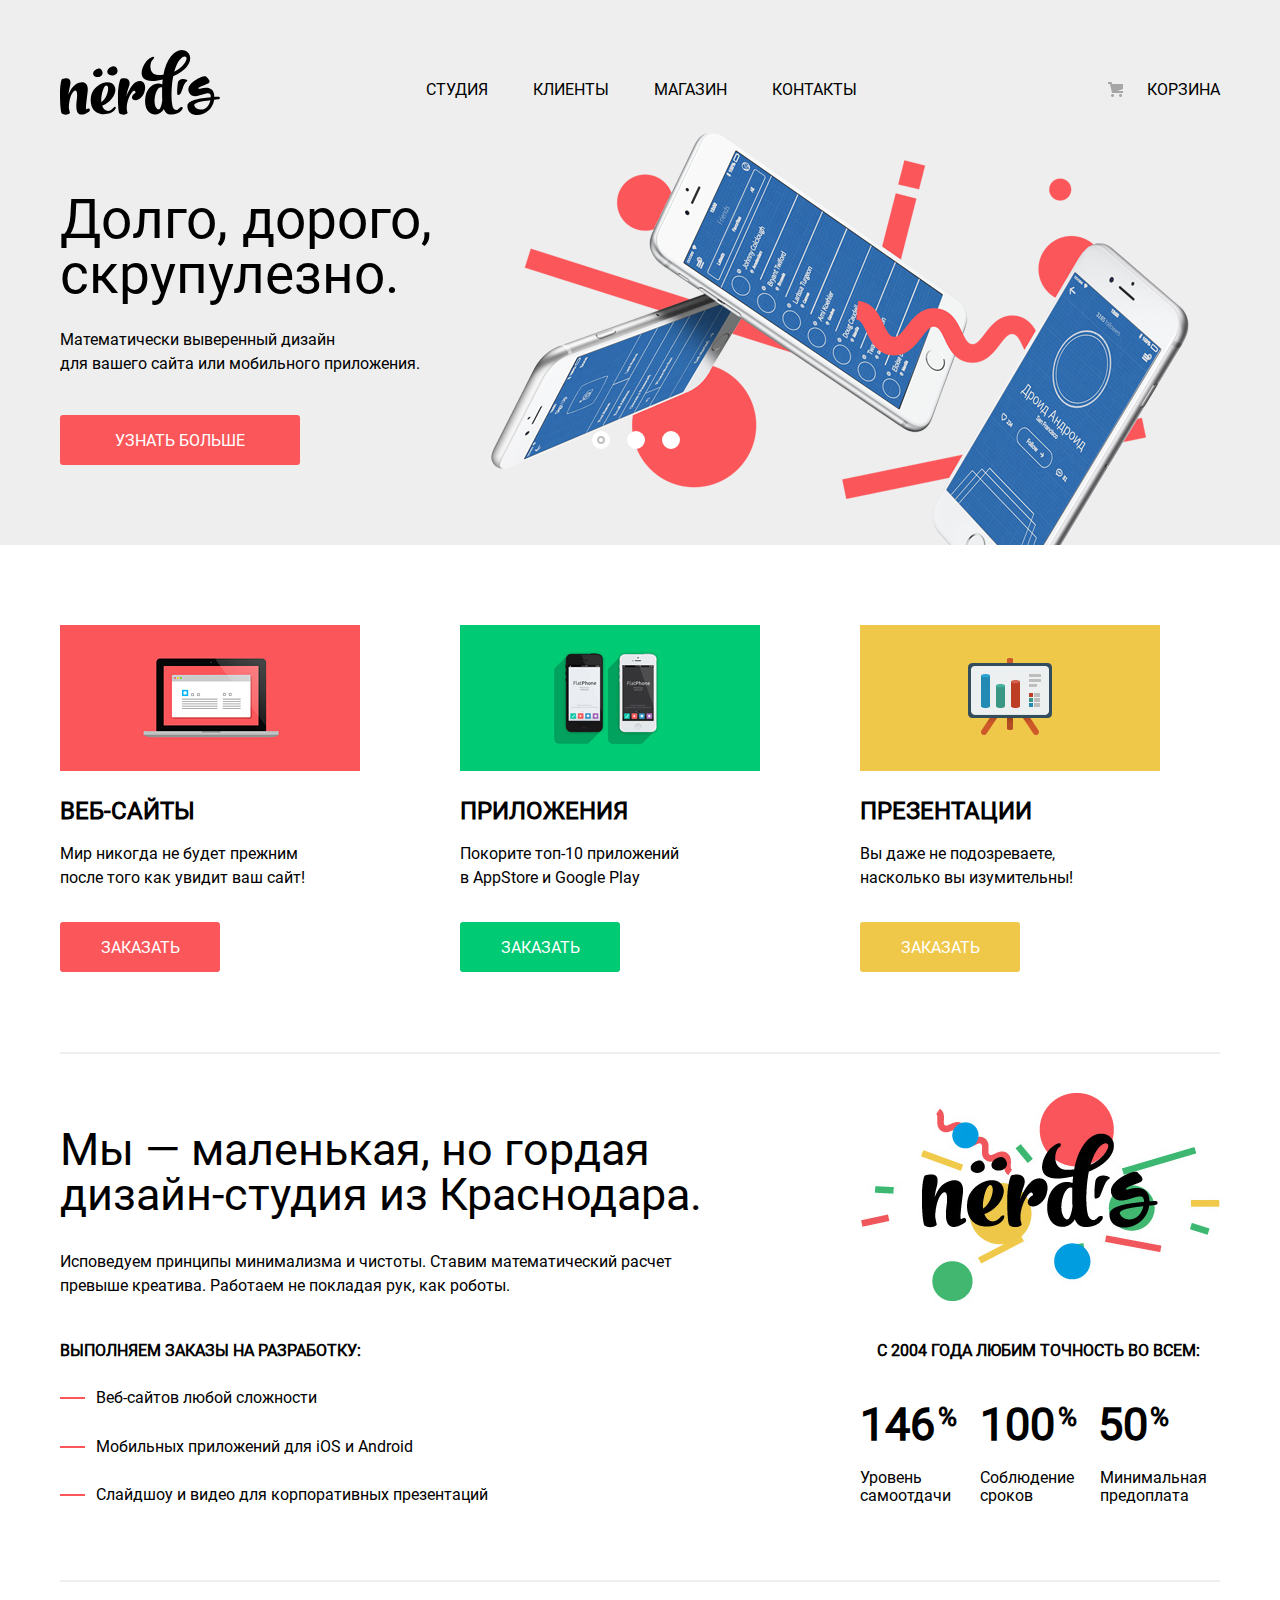
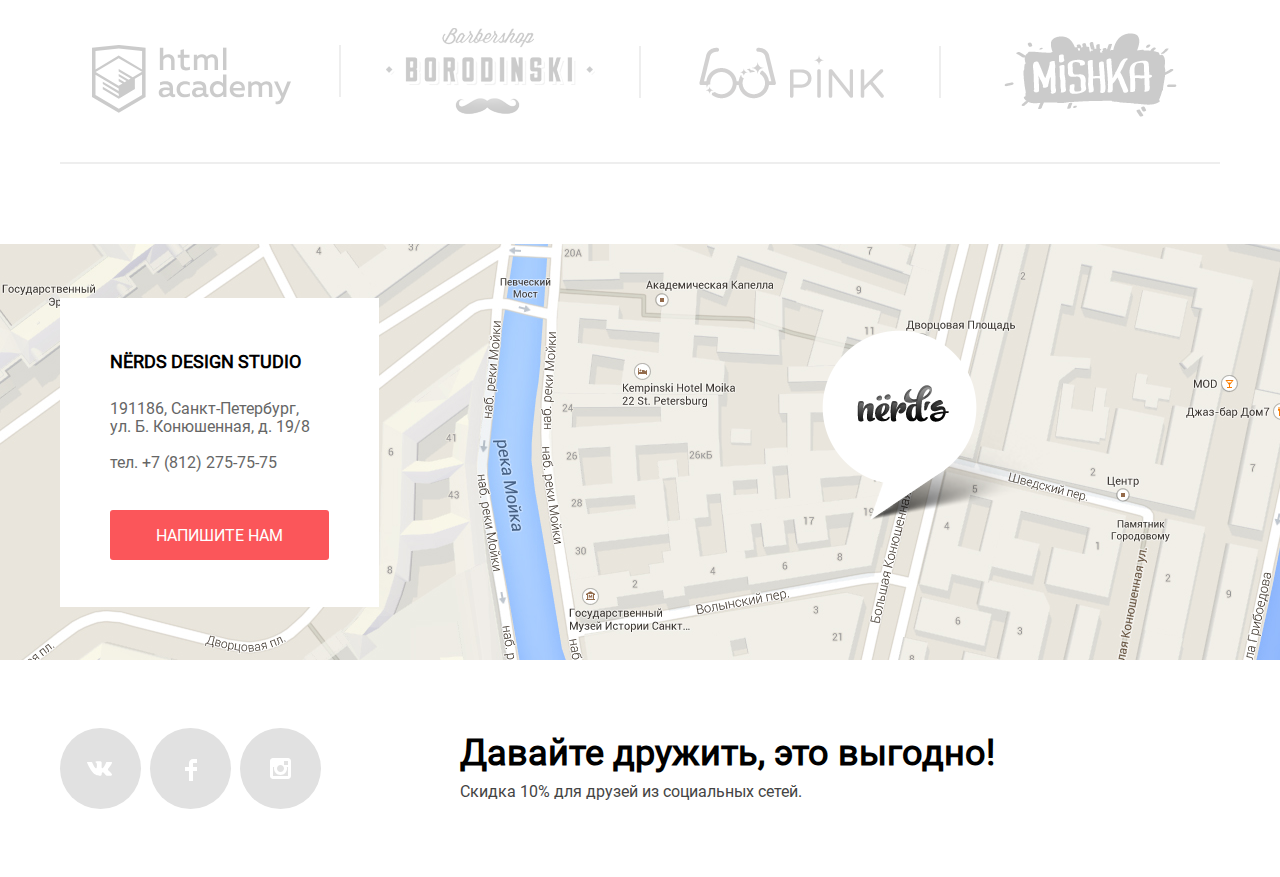
<file: index.html>
<!DOCTYPE html>
<html lang="ru" class="page">
  <head>
    <meta charset="utf-8">
    <title>HTML Academy: Нёрдс</title>
    <link href="css/normalize.min.css" rel="stylesheet">
    <link href="css/style.min.css" rel="stylesheet">
  </head>
  <body class="page-body">

    <header class="header">
      <div class="header-container">
          <a href="index.html" class="main-logo">
            <img src="img/nerds-logo.svg" width="160" height="49" alt="Логотип - Нёрдс">
          </a>
          <nav class="navigation">
            <ul class="navigation-list">
              <li class="navigation-item">
                <a class="nav-link" href="#">Студия</a>
              </li>
              <li class="navigation-item">
                <a class="nav-link" href="#">Клиенты</a>
              </li>
              <li class="navigation-item">
                <a class="nav-link" href="catalog.html">Магазин</a>
              </li>
              <li class="navigation-item">
                <a class="nav-link" href="#">Контакты</a>
              </li>
            </ul>
          </nav>
          <a class="nav-link cart" href="#">Корзина</a>
        </div>
    </header>
    <main class="main">
      <section class="slider">
        <h1 class="visually-hidden">Слайдер с преимуществами компании</h1>
        <div class="slider-container">
          <ul class="slide-list ">
            <li class="slide-item slide-first slide-item-show">
              <div class="slide-information">
                <h2 class="slide-title">
                  Долго, дорого,<br>скрупулезно.
                </h2>
                <p class="slide-description">
                  Математически выверенный дизайн<br>для вашего сайта или мобильного приложения.
                </p>
                <a href="#" class="slide-button button">Узнать больше</a>
              </div>
            </li>
            <li class="slide-item slide-second">
              <div class="slide-information">
                <h2 class="slide-title">
                  Любим математику<br>как никто другой
                </h2>
                <p class="slide-description">
                  Никакого креатива, только математические формулы<br>для расчета идеальных пропорций
                </p>
                <a href="#" class="slide-button button">Узнать больше</a>
              </div>
            </li>
            <li class="slide-item slide-third">
              <div class="slide-information">
                <h2 class="slide-title">
                  Только ночь,<br>только хардкор
                </h2>
                <p class="slide-description">
                  Работать днем, как все? Мы против этого.<br>Ближе к полуночи работа только начинается.
                </p>
                <a href="#" class="slide-button button">Узнать больше</a>
              </div>
            </li>
          </ul>
          <div class="slider-controls">
            <button class=" slider-button current-button" onclick="currentSlide(1)" type="button" aria-label="Первый слайд">
            </button>
            <button class=" slider-button" onclick="currentSlide(2)" type="button" aria-label="Второй слайд">
            </button>
            <button class=" slider-button" onclick="currentSlide(3)" type="button" aria-label="Третий слайд">
            </button>
          </div>
        </div>
      </section>
        <section class="products">
          <h2 class="visually-hidden">Предлагаемая продукция</h2>
          <ul class="products-list">
            <li class="product-item product-website">
              <h3 class="product-title">Веб-сайты</h3>
              <p class="product-description">
                Мир никогда не будет прежним<br>после того как увидит ваш сайт!
              </p>
              <a href="#" class="product-button product-button-red button">Заказать</a>
            </li>
            <li class="product-item product-app">
              <h3 class="product-title">Приложения</h3>
              <p class="product-description">
                Покорите топ-10 приложений<br>в AppStore и Google Play
              </p>
              <a href="#" class="product-button product-button-green">Заказать</a>
            </li>
            <li class="product-item product-presentation">
              <h3 class="product-title">Презентации</h3>
              <p class="product-description">
                Вы даже не подозреваете,<br>насколько вы изумительны!
              </p>
              <a href="#" class="product-button product-button-yellow">Заказать</a>
            </li>
          </ul>
        </section>
        <section class="about-us">
          <div class="about-us-left-wrapper">
            <h2 class="about-us-title">Мы — маленькая, но гордая<br>дизайн-студия из Краснодара.</h2>
            <p class="about-us-description">Исповедуем принципы минимализма и чистоты. Ставим математический расчет<br>превыше креатива. Работаем не покладая рук, как роботы.</p>
            <p class="about-us-work-title">Выполняем заказы на разработку:</p>
            <ul class="about-us-work-list">
              <li class="about-us-work-item">Веб-сайтов любой сложности</li>
              <li class="about-us-work-item">Мобильных приложений для iOS и Android</li>
              <li class="about-us-work-item">Слайдшоу и видео для корпоративных презентаций</li>
            </ul>
          </div>
          <div class="about-us-right-wrapper">
            <img class="about-us-img" width="360" height="208" src="img/nerds-about-us.png" alt="Логотип дизайн-студии Нёрдс">
            <p class="about-us-info-title">с 2004 года Любим точность во всем:</p>
            <table class="table-parameters">
              <tbody class="table">
                <tr class="table-header">
                  <th class="table-header-item">Уровень самоотдачи</th>
                  <th class="table-header-item">Соблюдение сроков</th>
                  <th class="table-header-item">Минимальная предоплата</th>
                </tr>
                <tr class="table-cell">
                  <td class="table-cell-item">146<sup>%</sup></td>
                  <td class="table-cell-item">100<sup>%</sup></td>
                  <td class="table-cell-item">50<sup>%</sup></td>
                </tr>
              </tbody>
            </table>
          </div>
        </section>
        <section class="partners">
          <h2 class="visually-hidden">Партнеры</h2>
          <ul class="partners-list">
            <li class="partners-item partner-htmlacademy">
              <a href="https://htmlacademy.ru/intensive/htmlcss">
              <img class="partner-img" width="199" height="68" src="img/brand-1.svg" alt="Логотип партнера - HTML Academy">
            </a>
            </li>
            <li class="partners-item partner-barbershop">
              <a href="#">
                <img class="partner-img" width="209" height="90" src="img/brand-2.png" alt="Логотип партнера - Barbershop Borodinski">
              </a>
            </li>
            <li class="partners-item partner-pink">
              <a href="#">
                <img class="partner-img" width="185" height="52" src="img/brand-3.png" alt="Логотип партнера - Pink">
              </a>
            </li>
            <li class="partners-item partner-mishka">
              <a href="#">
                <img class="partner-img" width="173" height="84" src="img/brand-4.png" alt="Логотип партнера - Mishka">
              </a>
            </li>
          </ul>
        </section>
    </main>
    <footer class="page-footer">
      <section class="map">
        <h2 class="visually-hidden">Как до нас добраться</h2>
        <iframe src="https://www.google.com/maps/embed?pb=!1m18!1m12!1m3!1d1998.5991043651586!2d30.320894616097!3d59.938794181876254!2m3!1f0!2f0!3f0!3m2!1i1024!2i768!4f13.1!3m3!1m2!1s0x4696310fca5ba729%3A0xea9c53d4493c879f!2z0JHQvtC70YzRiNCw0Y8g0JrQvtC90Y7RiNC10L3QvdCw0Y8g0YPQuy4sIDE5LCDQodCw0L3QutGCLdCf0LXRgtC10YDQsdGD0YDQsywgMTkxMTg2!5e0!3m2!1sru!2sru!4v1604651654065!5m2!1sru!2sru" width="600" height="450" frameborder="0" style="border:0;" allowfullscreen="" aria-hidden="false" tabindex="0"></iframe>
        <div class="nerds-info-container">
          <section class="nerds-info">
            <h2 class="nerds-info-title">NЁRDS DESIGN STUDIO</h2>
            <address class="address">191186, Санкт-Петербург, ул. Б. Конюшенная, д. 19/8</address>
            <a class="telephone" href="tel:+78122757575">тел. +7 (812) 275-75-75</a>
            <a href="write-us.html" class="write-us-button button">Напишите нам</a>
          </section>
        </div>
      </section>
      <section class="footer-contacts">
        <h3 class="visually-hidden">Социальные сети</h3>
        <ul class="social-list">
          <li class="social-item"><a class="soc-link" href="#"><img class="vk" width="26" height="15" src="img/vk-icon.svg" alt="vk-icon"></a></li>
          <li class="social-item"><a class="soc-link" href="#"><img class="facebook" width="12" height="22" src="img/fb-icon.svg" alt="facebook-icon"></a></li>
          <li class="social-item"><a class="soc-link" href="#"><img class="inst" width="21" height="21" src="img/insta-icon.svg" alt="instagram-icon"></a></li>
        </ul>
        <div class="info-wrapper">
          <p class="footer-contacts-title">Давайте дружить, это выгодно!</p>
          <p class="footer-contacts-sale">Скидка 10% для друзей из социальных сетей.</p>
        </div>
      </section>
    </footer>
    <section class="modal-write-us">
      <h2 class="modal-title">Напишите нам</h2>
      <form class="write-us-form" action="https://echo.htmlacademy.ru" method="post" target="_blank">
        <div class="form-input-wrapper">
          <div class="wrapper-column">
            <label class="write-us-label" for="write-us-name">Ваше имя:</label>
            <input type="text" class="write-us-input" name="name" id="write-us-name" placeholder="Имя Фамилия">
          </div>
          <div class="wrapper-column">
            <label class="write-us-label" for="write-us-email">Ваш email:</label>
            <input type="email" class="write-us-input" name="email" id="write-us-email" placeholder="email@example.com">
          </div>
        </div>
        <div class="wrapper-column wrapper-textarea">
          <label class="write-us-label" for="write-us-text">Текст письма:</label>
          <textarea class="write-us-textarea" name="text" id="write-us-text" placeholder="В свободной форме"></textarea>
        </div>
        <button type="submit" class="button" aria-label="Кнопка отправки формы обратной связи">Отправить</button>
      </form>
      <button type="button" class="modal-close close-write-us" aria-label="Закрыть"></button>
    </section>
    <script src="js/main.min.js"></script>
  </body>
</html>
</file>
<file: css/style.min.css>
@-webkit-keyframes bounce{0%{transform:translateY(-2000px)}70%{transform:translateY(30px)}90%{transform:translateY(-10px)}to{transform:translateY(0)}}@keyframes bounce{0%{transform:translateY(-2000px)}70%{transform:translateY(30px)}90%{transform:translateY(-10px)}to{transform:translateY(0)}}@-webkit-keyframes shake{0%,to{transform:translateX(0)}10%,30%,50%,70%,90%{transform:translateX(-10px)}20%,40%,60%,80%{transform:translateX(10px)}}@keyframes shake{0%,to{transform:translateX(0)}10%,30%,50%,70%,90%{transform:translateX(-10px)}20%,40%,60%,80%{transform:translateX(10px)}}@font-face{font-style:normal;font-weight:300;font-family:"Roboto";src:url(../fonts/roboto.woff2);src:local("roboto"),local("roboto"),url(../fonts/roboto.woff2) format("woff2"),url(../fonts/roboto.woff) format("woff")}:root{--basic-black: #000000;--basic-dark: #666666;--basic-green: #00ca74;--basic-grey: #eeeeee;--basic-grey-dark: #4d4d4d;--basic-red: #fb565a;--basic-white: #ffffff;--basic-yellow: #efc84a;--green-active: #00aa62;--green-hover: #00bc6c;--grey-active: #d5d5d5;--grey-hover: #dfdfdf;--red-active: #d7373b;--red-hover: #e74246;--special-grey: #e1e1e1;--yellow-active: #e5a722;--yellow-hover: #eab534}.page ul,body{margin:0;padding:0}body{box-sizing:border-box;font-style:normal;font-weight:400;font-family:"Roboto",Arial,sans-serif;color:var(--basic-black)}.page a{text-decoration:none}.page ul{list-style:none}.page{height:100%}.page-body{display:grid;align-content:start;min-height:100%;grid-template-rows:-webkit-min-content 1fr -webkit-min-content;grid-template-rows:min-content 1fr min-content}img{max-width:100%;height:auto}.visually-hidden:not(:focus):not(:active),input[type=checkbox].visually-hidden,input[type=radio].visually-hidden{position:absolute;width:1px;height:1px;margin:-1px;padding:0;overflow:hidden;white-space:nowrap;border:0;clip:rect(0 0 0 0);-webkit-clip-path:inset(100%);clip-path:inset(100%)}.header{background-color:var(--basic-grey)}.header-container{display:flex;justify-content:space-between;align-items:center;width:1160px;margin:0 auto;padding:49px 0 0}.main-logo:active,.soc-link:active>img{opacity:30%}.navigation-list{display:flex}.cart,.navigation-item{position:relative;padding-top:12px;font-style:normal;font-weight:500;font-size:16px;line-height:30px;text-transform:uppercase}.navigation-item{margin-right:45px}.cart{padding-left:39px}.nav-link:hover{color:var(--basic-red)}.nav-link:active{color:rgba(0,0,0,.3)}.nav-link-current::after{content:"";position:absolute;right:0;bottom:-15px;width:74px;border-bottom:2px var(--basic-red) solid}.cart::before{content:"";position:absolute;top:19px;left:0;display:block;width:15px;height:15px;background-image:url(../img/cart-icon.svg);background-repeat:no-repeat;background-position:0 50%}.cart,.navigation-item>a{color:var(--basic-black)}.slide-item,.slider{background-color:var(--basic-grey)}.slide-item{position:relative;display:none}.slide-item-show{display:flex;width:1160px;margin:0 auto}.slide-title{margin:73px 0 26px;font-style:normal;font-weight:500;font-size:55px;line-height:55px}.slide-description{margin:0 0 39px;font-style:normal;font-weight:400;font-size:16px;line-height:24px}.slide-button{display:block;box-sizing:border-box;width:240px;padding:17px 0 15px;font-style:normal;font-weight:500;font-size:16px;line-height:18px;text-align:center;color:var(--basic-white);text-transform:uppercase;background-color:var(--basic-red);border-radius:3px}.slide-information{margin-bottom:80px}.slide-item::after{position:absolute;content:"";top:-5px;right:3px;width:760px;height:431px}.slide-first::after{background-image:url(../img/nerds-slide-1.png);background-repeat:no-repeat}.slide-second::after,.slide-third::after{background-image:url(../img/nerds-slide-2.png);background-repeat:no-repeat}.slide-third::after{background-image:url(../img/nerds-slide-3.png)}.slider-container{position:relative}.slider-controls{position:absolute;top:73.2%;right:46.9%;z-index:1;display:flex;justify-content:space-between;width:88px}.slider-controls .slider-button{position:relative;box-sizing:border-box;width:18px;height:18px;padding:0;background-color:var(--basic-white);border:2px var(--basic-white) solid;border-radius:50%;cursor:pointer}.slider-controls .current-button::before{content:"";position:absolute;top:3px;left:3px;width:4px;height:4px;border:2px #c1c1c1 solid;border-radius:50%;outline:0}.products{width:1160px;margin:0 auto;padding-top:80px}.products::after{content:"";position:absolute;width:1160px;height:2px;border-bottom:2px solid var(--basic-grey)}.products-list{display:flex;flex-wrap:wrap}.product-item{position:relative;width:300px;margin-bottom:78px}.product-item:not(:nth-child(3n)){margin-right:100px}.product-app::before,.product-presentation::before,.product-website::before{position:absolute;content:"";width:300px;height:146px;background-image:url(../img/illustration-1.jpg);background-repeat:no-repeat}.product-app::before,.product-presentation::before{background-image:url(../img/illustration-2.jpg)}.product-presentation::before{background-image:url(../img/illustration-3.jpg)}.product-button-green:hover{background-color:var(--green-hover)}.product-button-green:active{background-color:var(--green-active);color:rgba(255,255,255,.3)}.product-button-yellow:hover{background-color:var(--yellow-hover)}.product-button-yellow:active{background-color:var(--yellow-active);color:rgba(255,255,255,.3)}.product-title{margin:171px 0 16px;font-style:normal;font-weight:700;font-size:24px;line-height:30px;text-transform:uppercase}.product-description{margin:0 0 32px;font-style:normal;font-weight:400;font-size:16px;line-height:24px}.product-button{display:block;box-sizing:border-box;width:160px;padding:17px 0 15px;font-style:normal;font-weight:500;font-size:16px;line-height:18px;text-align:center;color:var(--basic-white);text-transform:uppercase;border-radius:3px}.product-button-red{background-color:var(--basic-red)}.product-button-green{background-color:var(--basic-green)}.product-button-yellow{background-color:var(--basic-yellow)}.about-us{display:flex;justify-content:space-between;width:1160px;margin:0 auto;padding-top:43px;padding-bottom:73px}.about-us-title{margin:34px 0 33px;font-style:normal;font-weight:500;font-size:45px;line-height:45px}.about-us-description,.about-us-work-title{margin:0 0 41px;font-style:normal;font-weight:400;font-size:16px;line-height:24px}.about-us-work-title{margin:0 0 26px;font-weight:700;text-transform:uppercase}.about-us-work-item{position:relative;margin-bottom:30px;padding-left:36px}.about-us-work-item:last-child{margin-bottom:0}.about-us-work-item::before{content:"";position:absolute;top:6px;left:0;width:25px;height:2px;border-bottom:2px solid var(--basic-red)}.about-us-right-wrapper{width:360px}.about-us-img{width:360px;height:208px;margin-bottom:33px;background-color:var(--basic-white)}.about-us-info-title{margin:0 0 30px 17px;font-style:normal;font-weight:700;font-size:16px;line-height:24px;text-transform:uppercase}.table-cell-item{font-style:normal;font-weight:700;font-size:45px;line-height:64px}.table-header-item{font-style:normal;font-weight:400;font-size:16px;line-height:18px;text-align:start}.table-parameters{border-spacing:0}.table{flex-direction:column-reverse}.table,.table-cell{display:flex}.table-header{display:flex;margin-right:auto}.table-cell-item{position:relative;display:flex;width:117px;padding:0 1px 12px 0}.table-cell-item:nth-child(1){padding-right:3px}.table-header-item{display:flex;width:120px;padding:0}.table-cell-item sup{position:absolute;font-size:26px;line-height:40px}.table-cell-item:nth-child(1) sup{top:4px;right:23px}.table-cell-item:nth-child(2) sup{top:4px;right:21px}.table-cell-item:nth-child(3) sup{top:4px;right:47px}.partners{width:1160px;margin:0 auto 84px}.partners::after,.partners::before{content:"";position:absolute;width:1160px;height:2px;border-bottom:2px solid var(--basic-grey)}.partners-list{display:flex;flex-wrap:wrap}.partners-item{position:relative;display:flex;align-items:center}.partner-img{opacity:20%}.partner-img:hover{opacity:100%}.partner-img:active{opacity:10%}.partner-htmlacademy{margin:67px 48px 43px 32px}.partner-barbershop{margin:50px 48px 38px 47px}.partner-pink{margin:50px 48px 38px 56px}.partner-mishka{margin:55px 0 38px 72px}.partners-item:not(:nth-child(4))::after{content:"";position:absolute;height:52px;border-right:2px solid var(--basic-grey);opacity:100%}.partner-htmlacademy::after{top:0;right:-50px}.partner-barbershop::after{top:18px;right:-46px}.partner-pink::after{top:18px;right:-57px}.page-footer{width:100%;margin:0 auto}.map{position:relative;height:416px;background-image:url(../img/map.png);background-repeat:no-repeat}.map iframe{position:absolute;width:100%;height:416px}.nerds-info-title{margin:0 0 23px;font-style:normal;font-weight:700;font-size:18px;line-height:30px}.nerds-info-container{width:1160px;margin:0 auto}.nerds-info{position:absolute;top:54px;z-index:2;width:219px;padding:49px 50px 47px;background-color:var(--basic-white)}.address,.telephone{width:201px;font-style:normal;font-weight:400;font-size:16px;line-height:18px;color:var(--basic-dark)}.address{margin-bottom:18px}.write-us-button{display:block;box-sizing:border-box;width:219px;margin-top:37px;padding:17px 44px 15px;font-style:normal;font-weight:500;font-size:16px;line-height:18px;text-align:center;color:var(--basic-white);text-transform:uppercase;background-color:var(--basic-red);border:0;border-radius:3px}.write-us-button:hover{cursor:pointer}.map-img{width:1440px;height:416px;margin:0 auto}.footer-contacts{display:flex;flex-wrap:wrap;width:1160px;margin:0 auto;padding-bottom:68px}.info-wrapper{margin-top:75px;margin-left:130px}.footer-contacts-title{margin:0 0 10px;font-style:normal;font-weight:700;font-size:36px;line-height:36px}.footer-contacts-sale{margin:0;font-style:normal;font-weight:400;font-size:16px;line-height:22px;color:#444}.footer-contacts .social-list{display:flex;flex-wrap:wrap;margin-top:68px}.soc-link{position:relative;display:block;width:81px;height:81px;margin-right:9px;background-color:var(--special-grey);border-radius:50%}.soc-link:hover{background-color:var(--red-hover)}.soc-link:active{background-color:var(--red-active)}.facebook,.inst,.vk{position:absolute;top:33px;right:28px;width:26px;height:15px}.facebook,.inst{top:31px;right:34px;width:12px;height:22px}.inst{top:30px;right:30px;width:21px;height:21px}.modal-write-us{position:fixed;top:0;right:0;bottom:0;left:0;z-index:2;display:none;flex-wrap:wrap;width:960px;height:590px;margin:auto;background-color:var(--basic-white);box-shadow:0 20px 40px rgba(0,0,0,.4)}.modal-show{display:flex;-webkit-animation-name:bounce;animation-name:bounce;-webkit-animation-duration:.6s;animation-duration:.6s}.write-us-form{padding:0 90px;margin-top:152px}.write-us-input,.write-us-textarea{font-style:normal;font-weight:300;font-size:14px;line-height:19px}.wrapper-textarea{margin-bottom:47px}.write-us-label{font-style:normal;font-weight:700;font-size:16px;line-height:18px}.form-input-wrapper{display:flex;justify-content:space-between;margin-bottom:32px}.wrapper-column{display:flex;flex-direction:column}.write-us-textarea{width:720px;margin-top:10px;padding:14px 19px 62px;border:2px #d7dcde solid;resize:none}.modal-title{position:absolute;margin:62px 0 0 92px;height:45px;font-style:normal;font-weight:700;font-size:45px;line-height:53px}.write-us-input{width:340px;margin-top:10px;padding:14px 0 13px 18px;border:2px #d7dcde solid;border-radius:3px}.write-us-input::-webkit-input-placeholder,.write-us-textarea::-webkit-input-placeholder{font-style:normal;font-weight:400;font-size:16px;line-height:18px}.write-us-input::-moz-placeholder,.write-us-textarea::-moz-placeholder{font-style:normal;font-weight:400;font-size:16px;line-height:18px}.write-us-input::placeholder,.write-us-textarea::placeholder{font-style:normal;font-weight:400;font-size:16px;line-height:18px}.write-us-input:hover::-webkit-input-placeholder,.write-us-textarea:hover::-webkit-input-placeholder{color:#b4b9bb;border-color:#b4b9bb}.write-us-input:hover::-moz-placeholder,.write-us-textarea:hover::-moz-placeholder{color:#b4b9bb;border-color:#b4b9bb}.write-us-input:hover,.write-us-input:hover::placeholder,.write-us-textarea:hover,.write-us-textarea:hover::placeholder{color:#b4b9bb;border-color:#b4b9bb}.write-us-input-invalid{border:2px var(--red-hover) solid;-webkit-animation-name:shake;animation-name:shake;-webkit-animation-duration:.6s;animation-duration:.6s}.write-us-input-invalid::-webkit-input-placeholder{color:var(--red-hover)}.write-us-input-invalid::-moz-placeholder{color:var(--red-hover)}.write-us-input-invalid::placeholder{color:var(--red-hover)}.write-us-input:focus,.write-us-textarea:focus{border:2px var(--basic-black) solid;outline:0}.write-us-input:focus::-webkit-input-placeholder,.write-us-textarea:focus::-webkit-input-placeholder{color:var(--basic-black)}.write-us-input:focus::-moz-placeholder,.write-us-textarea:focus::-moz-placeholder{color:var(--basic-black)}.write-us-input:focus::placeholder,.write-us-textarea:focus::placeholder{color:var(--basic-black)}.write-us-form .button{position:relative;z-index:1;display:block;width:260px;margin-top:10px;margin-left:2px;padding:17px 0 15px;border-radius:3px;font-style:normal;font-weight:500;font-size:16px;line-height:18px;text-align:center;color:var(--basic-white);text-transform:uppercase;background-color:var(--basic-red);border:0}.write-us-form .button:hover{background-color:var(--red-hover);outline:0;cursor:pointer}.write-us-form .button:active{background-color:var(--red-active);outline:0;cursor:pointer}.write-us-form .button:focus{outline:0}.modal-close{position:absolute;top:0;right:0;width:21px;height:21px;background-color:transparent;border:0;outline:0;cursor:pointer}.modal-close::after,.modal-close::before{content:"";position:absolute;top:86px;right:96px;width:26px;height:4px;background-color:var(--basic-red);opacity:30%}.modal-close::before{transform:rotate(45deg)}.modal-close::after{transform:rotate(-45deg)}.modal-close:focus::after,.modal-close:focus::before,.modal-close:hover::after,.modal-close:hover::before{outline:0;cursor:pointer;opacity:100%}.modal-close:active::after,.modal-close:active::before{outline:0;cursor:pointer;opacity:10%}.catalog-title-wrapper{width:100%;margin-bottom:55px;background-color:var(--basic-grey)}.catalog-title{width:1160px;margin:0 auto;padding:73px 0 108px;font-style:normal;font-weight:500;font-size:55px;line-height:55px;text-align:center}.filter-item{margin:0;padding:0;border:0}.filter-title{margin-bottom:15px}.filter-grid{margin-bottom:29px}.range-filter{width:260px;margin-top:48px}.range-controls{position:relative;height:41px;margin-bottom:15px;padding-top:39px;padding-right:20px;padding-left:20px;background-color:#f1f1f1;border-radius:5px}.range-controls .scale{height:2px;background:#d7dcde}.range-controls .bar{width:70%;height:2px;background:#00ca74}.range-controls .toggle{position:absolute;top:31px;left:0;width:4px;height:4px;padding:0;background-color:#ababab;border:8px solid #fff;border-radius:50%;box-shadow:0 2px 1px 0 #cfcfcf;cursor:pointer}.range-controls .toggle-min{left:18px}.range-controls .toggle-max{left:160px}.price-controls{display:flex;justify-content:space-between}.filter legend,.price-controls label{font-size:16px;text-transform:uppercase}.price-controls input{width:60px;margin-left:10px;padding:10px;font-size:inherit;font-family:inherit;text-align:center;color:#283136;background:#f1f1f1;border:0;border-radius:5px}.filters{width:180px}.filter legend{position:relative;font-style:normal;font-weight:700;font-size:18px;line-height:30px}.filter-button,.filter-option{font-style:normal;font-size:16px}.filter-button{width:260px;padding:17px 0 15px;font-weight:500;line-height:18px;text-transform:uppercase;background-color:var(--basic-grey);border:0}.filter-button:hover{background-color:#dfdfdf}.filter-button:active{color:rgba(0,0,0,.3);background-color:#d5d5d5}.filter-option{margin-bottom:20px;padding-left:45px;font-weight:400;line-height:19px}.filter-option label{position:relative;top:2px;left:-3px;display:block;cursor:pointer;-webkit-user-select:none;-moz-user-select:none;user-select:none}.filter-price{margin-bottom:53px}.filter-features{margin-bottom:35px}.filter-input-checkbox+label::before{content:"";position:absolute;top:-2px;left:-42px;width:19px;height:19px;border:2px solid #4d4d4d;border-radius:2px;opacity:40%}.filter-input-checkbox:checked+label::after{content:"";position:absolute;top:0;left:-38px;width:20px;height:17px;background-image:url(../img/shape.svg);background-repeat:no-repeat;background-position:0 0;opacity:40%}.filter-input-radio+label::before{content:"";position:absolute;top:-2px;left:-42px;width:17px;height:17px;border:4px solid #4d4d4d;border-radius:50%;opacity:40%}.filter-input-radio:checked+label::after{content:"";position:absolute;top:6px;left:-34px;width:9px;height:9px;background-color:#4d4d4d;border-radius:50%;opacity:40%}.filter-input-checkbox:focus+label,.filter-input-radio:focus+label{color:var(--basic-yellow)}.filter-input-checkbox+label:hover::after,.filter-input-checkbox+label:hover::before,.filter-input-radio+label:focus::after,.filter-input-radio+label:focus::before,.filter-input-radio+label:hover::after,.filter-input-radio+label:hover::before{opacity:100%}.filter-input-checkbox:disabled+label,.filter-input-radio:disabled+label,.filter-input-radio:disabled+label::after{opacity:10%}.filter-input:focus{outline:var(--basic-white)}.catalog-container{display:grid;width:1160px;margin:0 auto;grid-column-gap:140px;grid-template-columns:260px 1fr}.sorting-wrapper{display:flex;justify-content:space-between;margin-bottom:48px}.sorting-title{margin:0;font-style:normal;font-weight:700;font-size:18px;line-height:30px;text-transform:uppercase}.button-list,.sorting-wrapper .sorting-list{display:flex;flex-wrap:wrap;margin-left:auto}.button-item,.sorting-item{display:flex;align-items:center;margin-right:25px;font-style:normal;font-weight:400;font-size:14px;line-height:18px;color:rgba(0,0,0,.3);text-transform:uppercase}.button-item:first-child{margin-right:18px;margin-left:22px}.button-item:nth-child(2){margin-right:0}.sorting-item:hover{color:rgba(0,0,0,.6);cursor:pointer}.sorting-item:active{color:#000;cursor:pointer}.sorting-current{color:var(--basic-black)}.sorting-button:not(:last-child){margin-left:22px}.sorting-button:last-child{margin-left:18px}.sorting-button{display:flex;align-items:center}.button-down,.button-up{width:11px;height:10px;background-color:transparent;background-repeat:no-repeat;border:0;opacity:10%;-webkit-filter:grayscale(100%);filter:grayscale(100%)}.button-down:focus,.button-down:hover,.button-up:focus,.button-up:hover{outline:0;opacity:40%}.button-down:active,.button-up:active{outline:0;opacity:100%}.sorting-button-current{opacity:100%;-webkit-filter:grayscale(0);filter:grayscale(0)}.cards-container{display:grid;grid-column-gap:40px;grid-row-gap:30px;grid-template-columns:360px 360px}.card{position:relative;width:360px;background-color:var(--basic-white);border-radius:5px}.card-img{margin-top:-4px;border-right:1px solid var(--basic-white);border-left:1px solid var(--basic-white)}.card-svg{opacity:12%}.card-info{position:absolute;bottom:-4px;display:flex;flex-direction:column;width:360px;line-height:0;background-color:var(--basic-grey);box-shadow:0 6px 15px rgba(0,1,1,.25);border-bottom-left-radius:3px;border-bottom-right-radius:3px;visibility:hidden}.card:hover>.card-info{visibility:visible}.card:hover>.card-svg{opacity:100%}.card-title{margin:29px 0 12px;font-style:normal;font-weight:700;font-size:18px;line-height:30px;text-align:center;text-transform:uppercase}.card-link:hover{color:var(--basic-red);cursor:pointer}.card-link:active{color:rgba(0,0,0,.3);cursor:pointer}.card-link{color:var(--basic-black)}.card-description,.card-price-button{font-style:normal;font-size:16px;line-height:18px;text-align:center}.card-description{margin:0 auto 33px;font-weight:400;color:#666}.card-price-button{box-sizing:border-box;margin:0 auto 50px;padding:17px 73px 15px 72px;border-radius:3px;font-weight:500;color:var(--basic-white);text-transform:uppercase;background-color:var(--basic-red)}.card-pagination{display:flex;align-items:center;margin-top:65px;margin-bottom:75px}.pagination-list{display:flex;flex-wrap:wrap}.pagination-button{box-sizing:border-box;margin-right:11px;padding:17px 20px 15px;font-style:normal;font-weight:500;font-size:16px;line-height:18px;color:var(--basic-black);text-transform:uppercase;background-color:var(--basic-grey);border-radius:3px}.pagination-button:hover{background-color:#dfdfdf}.pagination-button:active{color:rgba(0,0,0,.3);background-color:#d5d5d5;box-shadow:inset 0 3px 0 rgba(0,1,1,.1)}.pagination-current{padding:14px 17px 12px;background-color:var(--basic-white);border:3px var(--basic-grey) solid}.pagination-current:hover{background-color:#dfdfdf;border:#dfdfdf}.pagination-current:active{color:rgba(0,0,0,.3);background-color:#d5d5d5;border:#d5d5d5;box-shadow:inset 0 3px 0 rgba(0,1,1,.1)}.next-page{padding:17px 78px 15px}.button:hover{background-color:var(--red-hover);cursor:pointer}.button:active{background-color:var(--red-active);cursor:pointer;color:rgba(255,255,255,.3)}
</file>
